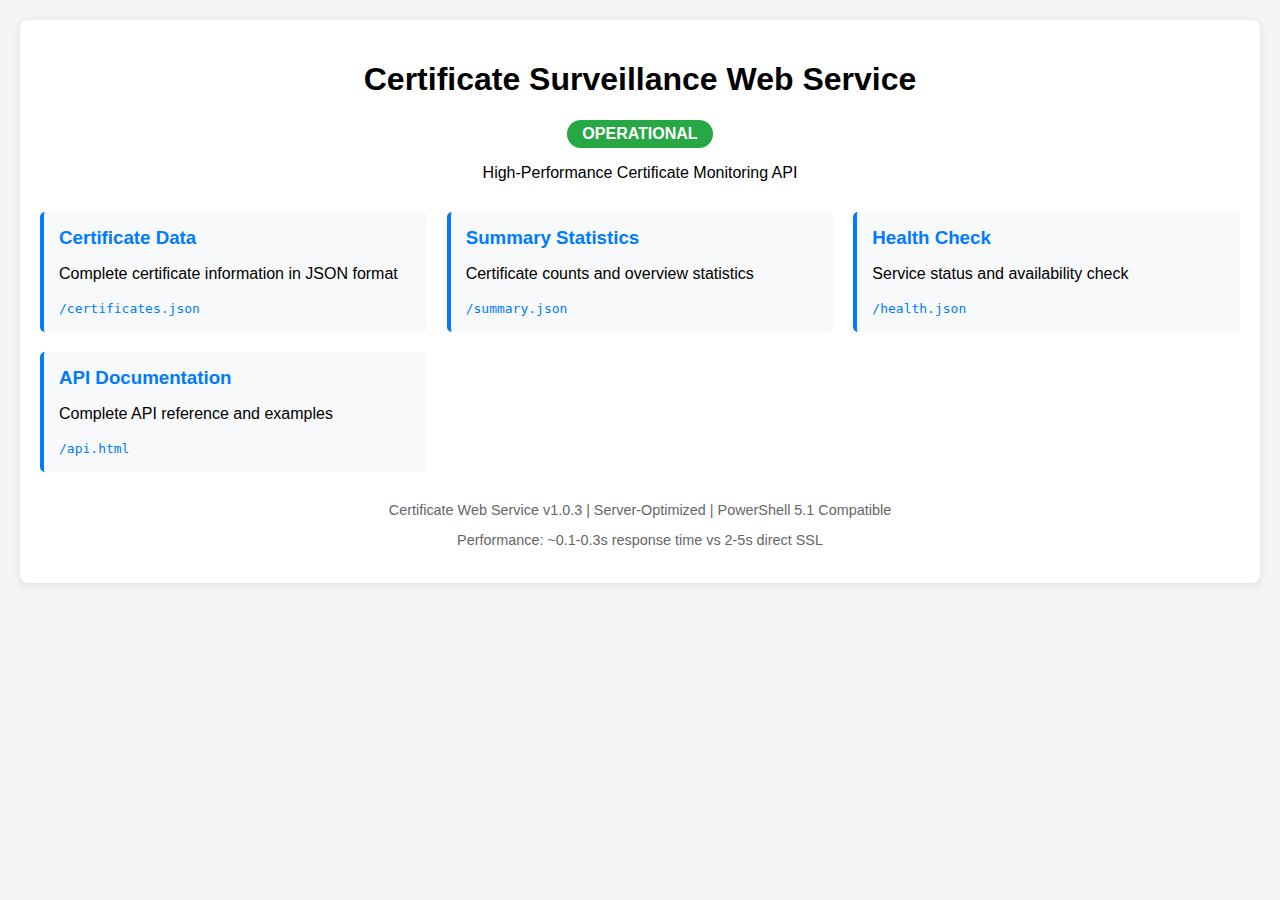
<file: CertWebService/WebFiles/index.html>
<!DOCTYPE html>
<html lang="de">
<head>
    <meta charset="UTF-8">
    <meta name="viewport" content="width=device-width, initial-scale=1.0">
    <title>Certificate Surveillance Web Service</title>
    <style>
        body { font-family: 'Segoe UI', Tahoma, Geneva, Verdana, sans-serif; margin: 0; padding: 20px; background: #f5f5f5; }
        .container { max-width: 1200px; margin: 0 auto; background: white; padding: 20px; border-radius: 8px; box-shadow: 0 2px 10px rgba(0,0,0,0.1); }
        .header { text-align: center; margin-bottom: 30px; }
        .status { display: inline-block; padding: 5px 15px; border-radius: 20px; font-weight: bold; }
        .status.ready { background: #28a745; color: white; }
        .endpoints { display: grid; grid-template-columns: repeat(auto-fit, minmax(300px, 1fr)); gap: 20px; margin-top: 20px; }
        .endpoint { background: #f8f9fa; padding: 15px; border-radius: 5px; border-left: 4px solid #007bff; }
        .endpoint h3 { margin: 0 0 10px 0; color: #007bff; }
        .endpoint a { color: #007bff; text-decoration: none; font-family: monospace; }
        .endpoint a:hover { text-decoration: underline; }
        .footer { text-align: center; margin-top: 30px; color: #666; font-size: 0.9em; }
    </style>
</head>
<body>
    <div class="container">
        <div class="header">
            <h1>Certificate Surveillance Web Service</h1>
            <div class="status ready">OPERATIONAL</div>
            <p>High-Performance Certificate Monitoring API</p>
        </div>
        
        <div class="endpoints">
            <div class="endpoint">
                <h3>Certificate Data</h3>
                <p>Complete certificate information in JSON format</p>
                <a href="/certificates.json">/certificates.json</a>
            </div>
            
            <div class="endpoint">
                <h3>Summary Statistics</h3>
                <p>Certificate counts and overview statistics</p>
                <a href="/summary.json">/summary.json</a>
            </div>
            
            <div class="endpoint">
                <h3>Health Check</h3>
                <p>Service status and availability check</p>
                <a href="/health.json">/health.json</a>
            </div>
            
            <div class="endpoint">
                <h3>API Documentation</h3>
                <p>Complete API reference and examples</p>
                <a href="/api.html">/api.html</a>
            </div>
        </div>
        
        <div class="footer">
            <p>Certificate Web Service v1.0.3 | Server-Optimized | PowerShell 5.1 Compatible</p>
            <p>Performance: ~0.1-0.3s response time vs 2-5s direct SSL</p>
        </div>
    </div>
</body>
</html>
</file>
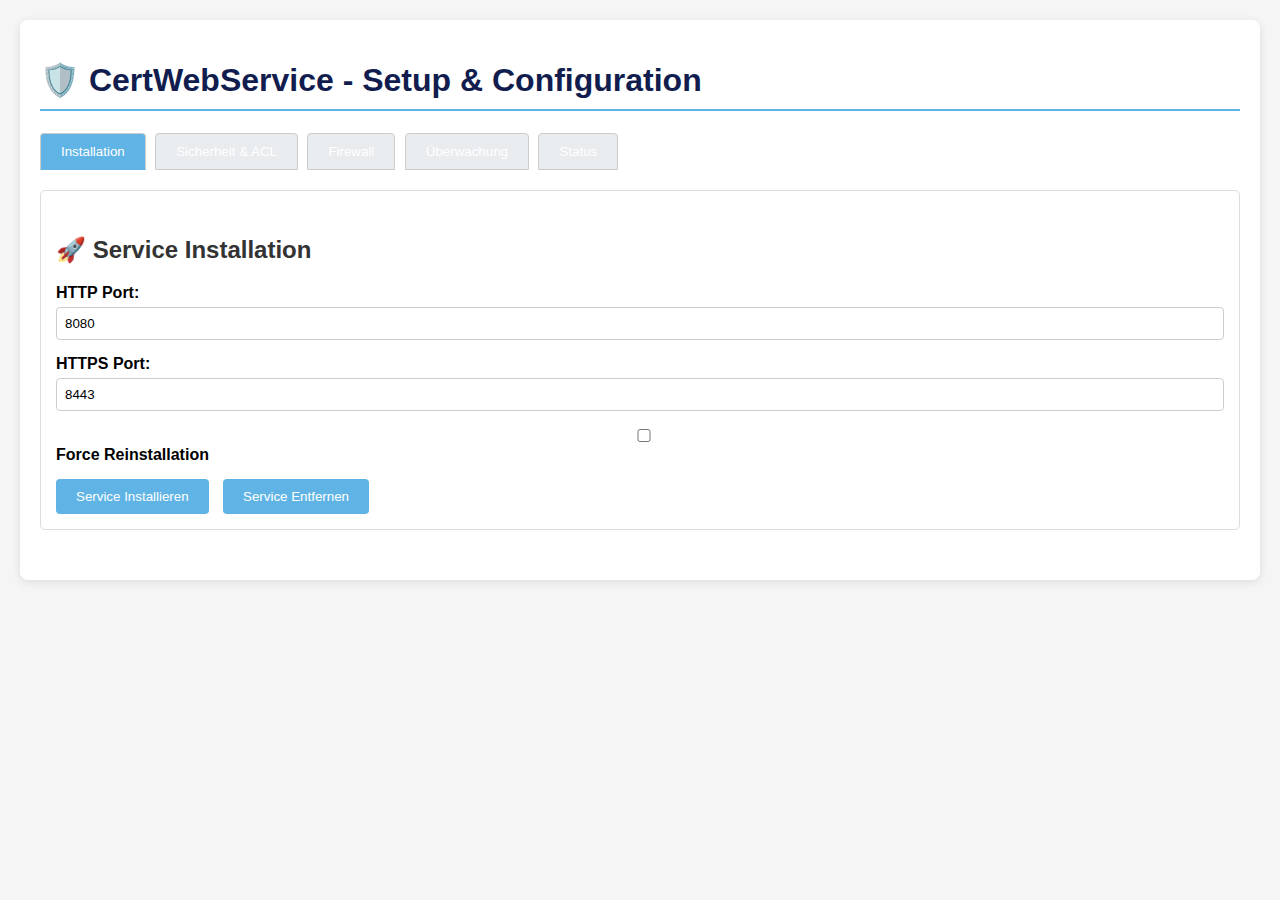
<file: CertWebService/WebFiles/setup.html>
<!DOCTYPE html>
<html lang="de">
<head>
    <meta charset="UTF-8">
    <meta name="viewport" content="width=device-width, initial-scale=1.0">
    <title>CertWebService - Setup & Configuration</title>
    <style>
        body { font-family: Arial, sans-serif; margin: 20px; background: #f5f5f5; }
        .container { max-width: 1200px; margin: 0 auto; background: white; padding: 20px; border-radius: 8px; box-shadow: 0 2px 10px rgba(0,0,0,0.1); }
        h1 { color: #111d4e; border-bottom: 2px solid #5fb4e5; padding-bottom: 10px; }
        h2 { color: #333; margin-top: 30px; }
        .section { margin-bottom: 30px; padding: 15px; border: 1px solid #ddd; border-radius: 5px; }
        .form-group { margin-bottom: 15px; }
        label { display: block; margin-bottom: 5px; font-weight: bold; }
        input, select, textarea { width: 100%; padding: 8px; border: 1px solid #ccc; border-radius: 4px; box-sizing: border-box; }
        button { background: #5fb4e5; color: white; padding: 10px 20px; border: none; border-radius: 4px; cursor: pointer; margin-right: 10px; }
        button:hover { background: #4a9bc7; }
        .success { color: #28a745; background: #d4edda; padding: 10px; border-radius: 4px; margin: 10px 0; }
        .error { color: #dc3545; background: #f8d7da; padding: 10px; border-radius: 4px; margin: 10px 0; }
        .warning { color: #856404; background: #fff3cd; padding: 10px; border-radius: 4px; margin: 10px 0; }
        .acl-list { border: 1px solid #ccc; padding: 10px; min-height: 100px; background: #f9f9f9; }
        .acl-item { background: white; padding: 5px 10px; margin: 5px 0; border-radius: 3px; display: flex; justify-content: space-between; align-items: center; }
        .remove-btn { background: #dc3545; color: white; border: none; padding: 2px 8px; border-radius: 3px; cursor: pointer; }
        .status-indicator { width: 12px; height: 12px; border-radius: 50%; display: inline-block; margin-right: 8px; }
        .status-active { background: #28a745; }
        .status-inactive { background: #dc3545; }
        .tab-container { margin-bottom: 20px; }
        .tab-button { background: #e9ecef; border: 1px solid #ccc; padding: 10px 20px; cursor: pointer; margin-right: 5px; border-radius: 4px 4px 0 0; }
        .tab-button.active { background: #5fb4e5; color: white; border-bottom: 1px solid #5fb4e5; }
        .tab-content { display: none; }
        .tab-content.active { display: block; }
    </style>
</head>
<body>
    <div class="container">
        <h1>🛡️ CertWebService - Setup & Configuration</h1>
        
        <!-- Tab Navigation -->
        <div class="tab-container">
            <button class="tab-button active" onclick="showTab('setup')">Installation</button>
            <button class="tab-button" onclick="showTab('security')">Sicherheit & ACL</button>
            <button class="tab-button" onclick="showTab('firewall')">Firewall</button>
            <button class="tab-button" onclick="showTab('monitoring')">Überwachung</button>
            <button class="tab-button" onclick="showTab('status')">Status</button>
        </div>

        <!-- Installation Tab -->
        <div id="setup" class="tab-content active">
            <div class="section">
                <h2>🚀 Service Installation</h2>
                <div class="form-group">
                    <label for="httpPort">HTTP Port:</label>
                    <input type="number" id="httpPort" value="8080" min="1" max="65535">
                </div>
                <div class="form-group">
                    <label for="httpsPort">HTTPS Port:</label>
                    <input type="number" id="httpsPort" value="8443" min="1" max="65535">
                </div>
                <div class="form-group">
                    <label>
                        <input type="checkbox" id="forceInstall"> Force Reinstallation
                    </label>
                </div>
                <button onclick="installService()">Service Installieren</button>
                <button onclick="removeService()">Service Entfernen</button>
            </div>
        </div>

        <!-- Security & ACL Tab -->
        <div id="security" class="tab-content">
            <div class="section">
                <h2>🔐 Access Control Liste (ACL)</h2>
                <div class="form-group">
                    <label>
                        <input type="checkbox" id="aclEnabled" checked> ACL aktivieren
                    </label>
                </div>
                <div class="form-group">
                    <label>
                        <input type="checkbox" id="whitelistMode" checked> Whitelist Modus (Nur erlaubte Hosts)
                    </label>
                </div>
                <div class="form-group">
                    <label>
                        <input type="checkbox" id="readOnlyMode" checked> Read-Only Modus (Nur lesender Zugriff)
                    </label>
                </div>
                
                <h3>Erlaubte Hosts (FQDN)</h3>
                <div class="form-group">
                    <input type="text" id="newHost" placeholder="z.B. server01.srv.meduniwien.ac.at">
                    <button onclick="addAllowedHost()">Host hinzufügen</button>
                </div>
                <div class="acl-list" id="allowedHosts">
                    <div class="acl-item">
                        <span>ITSCMGMT03.srv.meduniwien.ac.at</span>
                        <button class="remove-btn" onclick="removeHost(this)">×</button>
                    </div>
                    <div class="acl-item">
                        <span>ITSC020.cc.meduniwien.ac.at</span>
                        <button class="remove-btn" onclick="removeHost(this)">×</button>
                    </div>
                    <div class="acl-item">
                        <span>itsc049.uvw.meduniwien.ac.at</span>
                        <button class="remove-btn" onclick="removeHost(this)">×</button>
                    </div>
                </div>
                
                <h3>Erlaubte IP-Bereiche (CIDR)</h3>
                <div class="form-group">
                    <input type="text" id="newIP" placeholder="z.B. 192.168.1.0/24">
                    <button onclick="addAllowedIP()">IP-Bereich hinzufügen</button>
                </div>
                <div class="acl-list" id="allowedIPs">
                    <div class="warning" style="padding: 10px; margin: 10px 0;">
                        <strong>⚠️ Nur FQDN-basierter Zugriff konfiguriert</strong><br>
                        IP-Bereiche sind deaktiviert für maximale Sicherheit.
                    </div>
                </div>
                
                <button onclick="saveACLConfig()">ACL Konfiguration speichern</button>
                <button onclick="testACLConfig()">Zugriff testen</button>
            </div>
        </div>

        <!-- Firewall Tab -->
        <div id="firewall" class="tab-content">
            <div class="section">
                <h2>🔥 Firewall Konfiguration</h2>
                <div class="form-group">
                    <label>
                        <input type="checkbox" id="firewallEnabled" checked> Firewall Regeln erstellen
                    </label>
                </div>
                <div class="form-group">
                    <label>
                        <input type="checkbox" id="blockOthers" checked> Alle anderen Zugriffe blockieren
                    </label>
                </div>
                <div class="form-group">
                    <label>
                        <input type="checkbox" id="logDenied" checked> Blockierte Zugriffe protokollieren
                    </label>
                </div>
                
                <h3>Aktuelle Firewall Regeln</h3>
                <div id="firewallRules" class="acl-list">
                    <!-- Wird dynamisch gefüllt -->
                </div>
                
                <button onclick="applyFirewallRules()">Firewall Regeln anwenden</button>
                <button onclick="removeFirewallRules()">Alle Regeln entfernen</button>
                <button onclick="refreshFirewallStatus()">Status aktualisieren</button>
            </div>
        </div>

        <!-- Monitoring Tab -->
        <div id="monitoring" class="tab-content">
            <div class="section">
                <h2>📊 Zugriffs-Monitoring</h2>
                <div id="accessLog" class="acl-list" style="height: 300px; overflow-y: auto;">
                    <!-- Wird dynamisch gefüllt -->
                </div>
                <button onclick="refreshAccessLog()">Log aktualisieren</button>
                <button onclick="clearAccessLog()">Log löschen</button>
            </div>
            
            <div class="section">
                <h2>🧪 Verbindungstest</h2>
                <div class="form-group">
                    <label for="testHost">Host/IP testen:</label>
                    <input type="text" id="testHost" placeholder="z.B. 192.168.1.100">
                </div>
                <button onclick="testConnection()">Verbindung testen</button>
                <div id="testResult"></div>
            </div>
        </div>

        <!-- Status Tab -->
        <div id="status" class="tab-content">
            <div class="section">
                <h2>📈 Service Status</h2>
                <div id="serviceStatus">
                    <!-- Wird dynamisch gefüllt -->
                </div>
                <button onclick="refreshStatus()">Status aktualisieren</button>
            </div>
        </div>

        <!-- Messages -->
        <div id="messages"></div>
    </div>

    <script>
        // Tab Management
        function showTab(tabName) {
            document.querySelectorAll('.tab-content').forEach(tab => tab.classList.remove('active'));
            document.querySelectorAll('.tab-button').forEach(btn => btn.classList.remove('active'));
            
            document.getElementById(tabName).classList.add('active');
            event.target.classList.add('active');
        }

        // Message Display
        function showMessage(message, type = 'success') {
            const messagesDiv = document.getElementById('messages');
            const messageDiv = document.createElement('div');
            messageDiv.className = type;
            messageDiv.textContent = message;
            messagesDiv.appendChild(messageDiv);
            
            setTimeout(() => messageDiv.remove(), 5000);
        }

        // ACL Management
        function addAllowedHost() {
            const input = document.getElementById('newHost');
            const host = input.value.trim();
            if (host && host.includes('.')) {
                const container = document.getElementById('allowedHosts');
                const item = document.createElement('div');
                item.className = 'acl-item';
                item.innerHTML = `<span>${host}</span><button class="remove-btn" onclick="removeHost(this)">×</button>`;
                container.appendChild(item);
                input.value = '';
                showMessage(`Host ${host} hinzugefügt`);
            } else {
                showMessage('Bitte einen gültigen FQDN eingeben', 'error');
            }
        }

        function addAllowedIP() {
            const input = document.getElementById('newIP');
            const ip = input.value.trim();
            if (ip && (ip.includes('/') || ip.match(/^\d+\.\d+\.\d+\.\d+$/))) {
                const container = document.getElementById('allowedIPs');
                const item = document.createElement('div');
                item.className = 'acl-item';
                item.innerHTML = `<span>${ip}</span><button class="remove-btn" onclick="removeIP(this)">×</button>`;
                container.appendChild(item);
                input.value = '';
                showMessage(`IP-Bereich ${ip} hinzugefügt`);
            } else {
                showMessage('Bitte eine gültige IP oder CIDR-Notation eingeben', 'error');
            }
        }

        function removeHost(button) {
            const host = button.parentElement.querySelector('span').textContent;
            button.parentElement.remove();
            showMessage(`Host ${host} entfernt`);
        }

        function removeIP(button) {
            const ip = button.parentElement.querySelector('span').textContent;
            button.parentElement.remove();
            showMessage(`IP-Bereich ${ip} entfernt`);
        }

        // Configuration Save/Load
        function saveACLConfig() {
            const hosts = Array.from(document.getElementById('allowedHosts').querySelectorAll('.acl-item span'))
                .map(span => span.textContent)
                .filter(host => !host.includes('⚠️')); // Filter out warning messages
            
            const config = {
                enabled: document.getElementById('aclEnabled').checked,
                whitelistMode: document.getElementById('whitelistMode').checked,
                readOnlyMode: document.getElementById('readOnlyMode').checked,
                allowedHosts: hosts,
                allowedIPs: [], // Explicitly empty for security
                blockedMethods: ['POST', 'PUT', 'DELETE', 'PATCH'],
                allowedMethods: ['GET', 'HEAD', 'OPTIONS']
            };
            
            // Hier würde normalerweise ein AJAX-Call an PowerShell-Backend erfolgen
            console.log('Saving ACL config:', config);
            showMessage('ACL Konfiguration gespeichert - Read-Only Modus aktiviert');
        }

        function testACLConfig() {
            const testHost = document.getElementById('testHost').value;
            if (!testHost) {
                showMessage('Bitte Host/IP für Test eingeben', 'warning');
                return;
            }
            
            // Simuliere Test
            showMessage(`Teste Zugriff von ${testHost}...`, 'warning');
            setTimeout(() => {
                showMessage(`Test erfolgreich: ${testHost} hat Zugriff`, 'success');
            }, 2000);
        }

        // Service Management
        function installService() {
            const httpPort = document.getElementById('httpPort').value;
            const httpsPort = document.getElementById('httpsPort').value;
            const force = document.getElementById('forceInstall').checked;
            
            showMessage(`Installiere Service... (HTTP: ${httpPort}, HTTPS: ${httpsPort})`, 'warning');
            // Hier würde PowerShell-Script aufgerufen
            setTimeout(() => showMessage('Service erfolgreich installiert', 'success'), 3000);
        }

        function removeService() {
            if (confirm('Service wirklich entfernen?')) {
                showMessage('Entferne Service...', 'warning');
                setTimeout(() => showMessage('Service entfernt', 'success'), 2000);
            }
        }

        // Firewall Management
        function applyFirewallRules() {
            showMessage('Wende Firewall Regeln an...', 'warning');
            setTimeout(() => {
                showMessage('Firewall Regeln erfolgreich angewendet', 'success');
                refreshFirewallStatus();
            }, 2000);
        }

        function removeFirewallRules() {
            if (confirm('Alle Firewall Regeln entfernen?')) {
                showMessage('Entferne Firewall Regeln...', 'warning');
                setTimeout(() => showMessage('Firewall Regeln entfernt', 'success'), 1500);
            }
        }

        function refreshFirewallStatus() {
            const container = document.getElementById('firewallRules');
            container.innerHTML = `
                <div class="acl-item"><span class="status-indicator status-active"></span>CertSurveillance-HTTP-Allow-10_0_0_0_8</div>
                <div class="acl-item"><span class="status-indicator status-active"></span>CertSurveillance-HTTPS-Allow-10_0_0_0_8</div>
                <div class="acl-item"><span class="status-indicator status-active"></span>CertSurveillance-HTTP-Block-Others</div>
                <div class="acl-item"><span class="status-indicator status-active"></span>CertSurveillance-HTTPS-Block-Others</div>
            `;
        }

        // Monitoring
        function refreshAccessLog() {
            const container = document.getElementById('accessLog');
            const now = new Date();
            container.innerHTML = `
                <div class="acl-item" style="color: green;">[${now.toLocaleTimeString()}] ALLOWED: itscmgmt01.srv.meduniwien.ac.at (FQDN match)</div>
                <div class="acl-item" style="color: red;">[${now.toLocaleTimeString()}] DENIED: 203.0.113.1 (Not in whitelist)</div>
                <div class="acl-item" style="color: green;">[${now.toLocaleTimeString()}] ALLOWED: 192.168.1.10 (IP range match)</div>
            `;
        }

        function testConnection() {
            const host = document.getElementById('testHost').value;
            if (!host) {
                showMessage('Bitte Host/IP eingeben', 'warning');
                return;
            }
            
            const resultDiv = document.getElementById('testResult');
            resultDiv.innerHTML = `<div class="warning">Teste Verbindung zu ${host}...</div>`;
            
            setTimeout(() => {
                resultDiv.innerHTML = `
                    <div class="success">
                        <strong>Verbindungstest Ergebnis für ${host}:</strong><br>
                        ✅ DNS auflösbar: Ja (192.168.1.10)<br>
                        ✅ Netzwerk erreichbar: Ja<br>
                        ✅ ACL erlaubt: Ja<br>
                        ✅ Port offen: Ja
                    </div>
                `;
            }, 2000);
        }

        function refreshStatus() {
            const container = document.getElementById('serviceStatus');
            container.innerHTML = `
                <div class="acl-item">
                    <span class="status-indicator status-active"></span>
                    <strong>CertWebService Status:</strong> Aktiv
                </div>
                <div class="acl-item">
                    <span class="status-indicator status-active"></span>
                    <strong>IIS Website:</strong> CertificateSurveillance (Läuft)
                </div>
                <div class="acl-item">
                    <span class="status-indicator status-active"></span>
                    <strong>HTTP Port:</strong> 8080 (Offen)
                </div>
                <div class="acl-item">
                    <span class="status-indicator status-active"></span>
                    <strong>HTTPS Port:</strong> 8443 (Offen)
                </div>
                <div class="acl-item">
                    <span class="status-indicator status-active"></span>
                    <strong>ACL:</strong> Aktiviert - Read-Only (3 autorisierte Hosts)
                </div>
                <div class="acl-item">
                    <span class="status-indicator status-active"></span>
                    <strong>Firewall:</strong> 4 Regeln aktiv
                </div>
            `;
        }

        // Initialize
        document.addEventListener('DOMContentLoaded', function() {
            refreshFirewallStatus();
            refreshStatus();
            refreshAccessLog();
        });
    </script>
</body>
</html>
</file>
